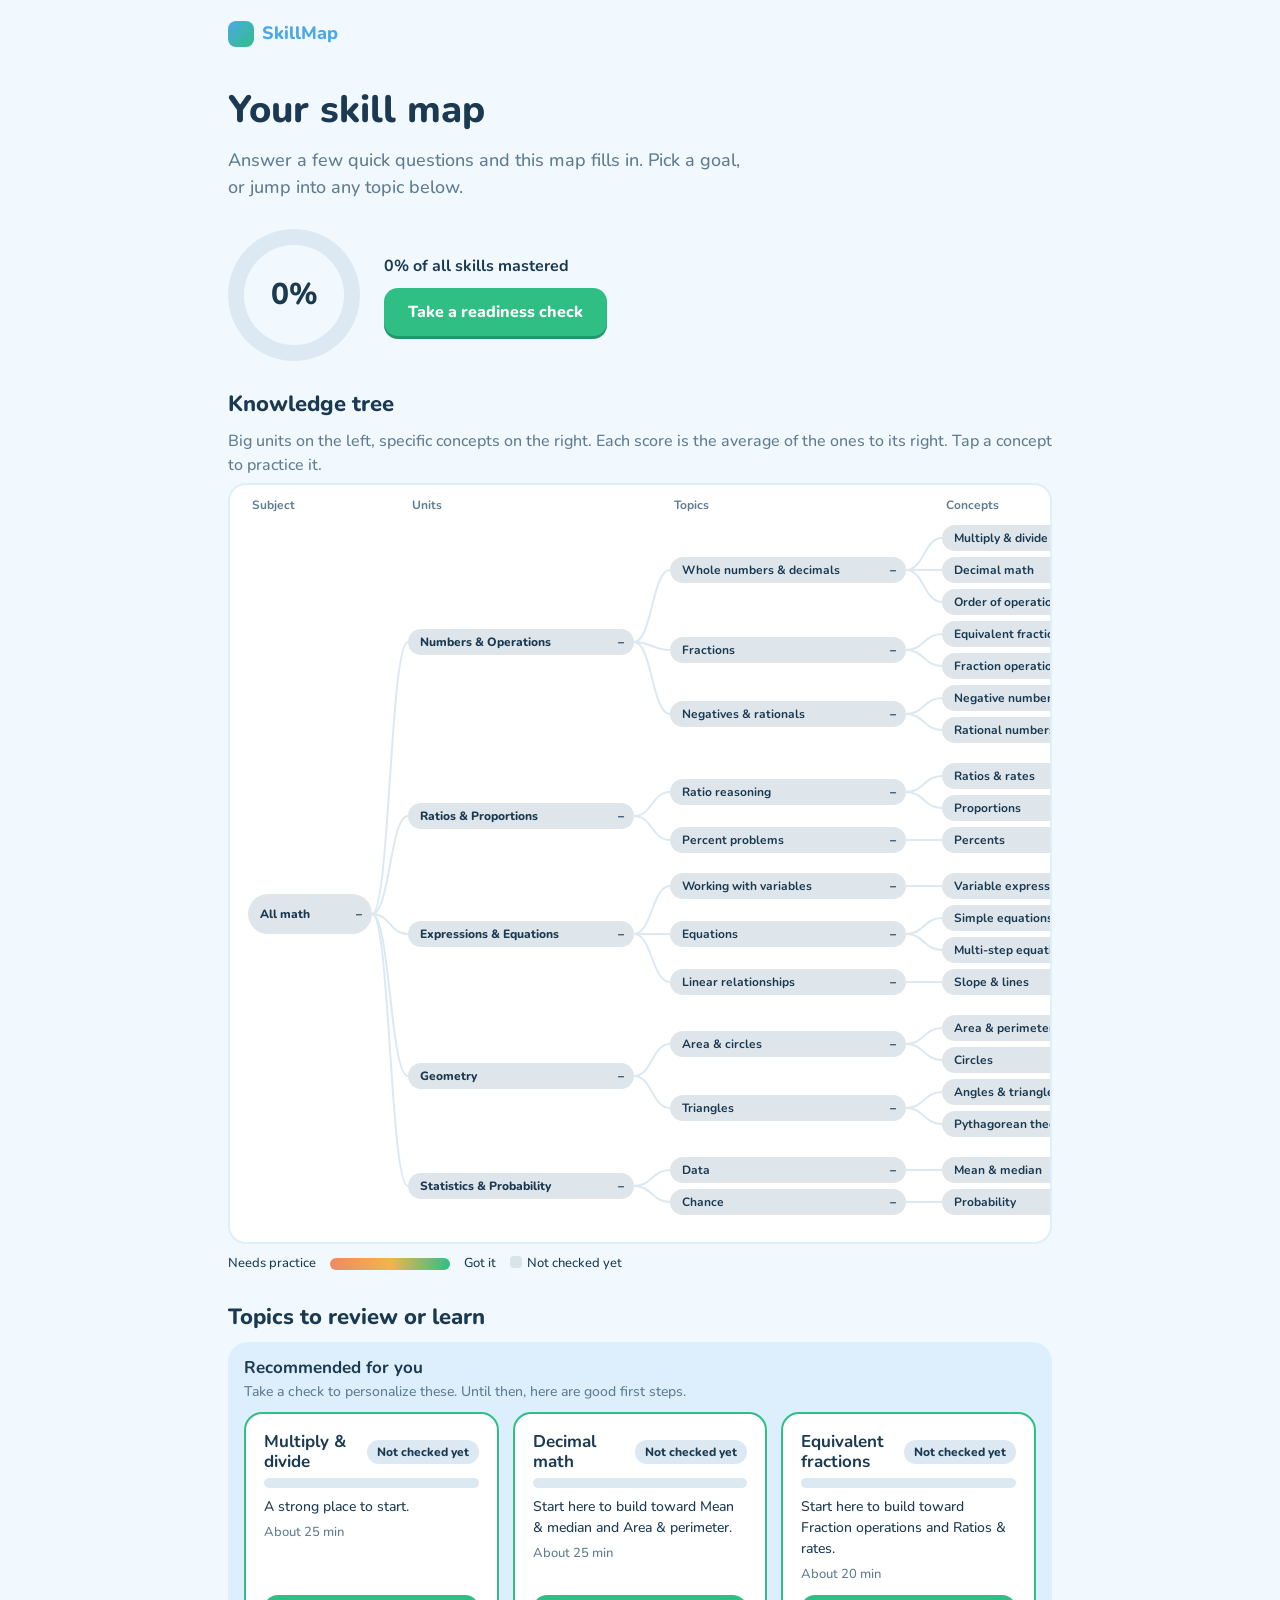
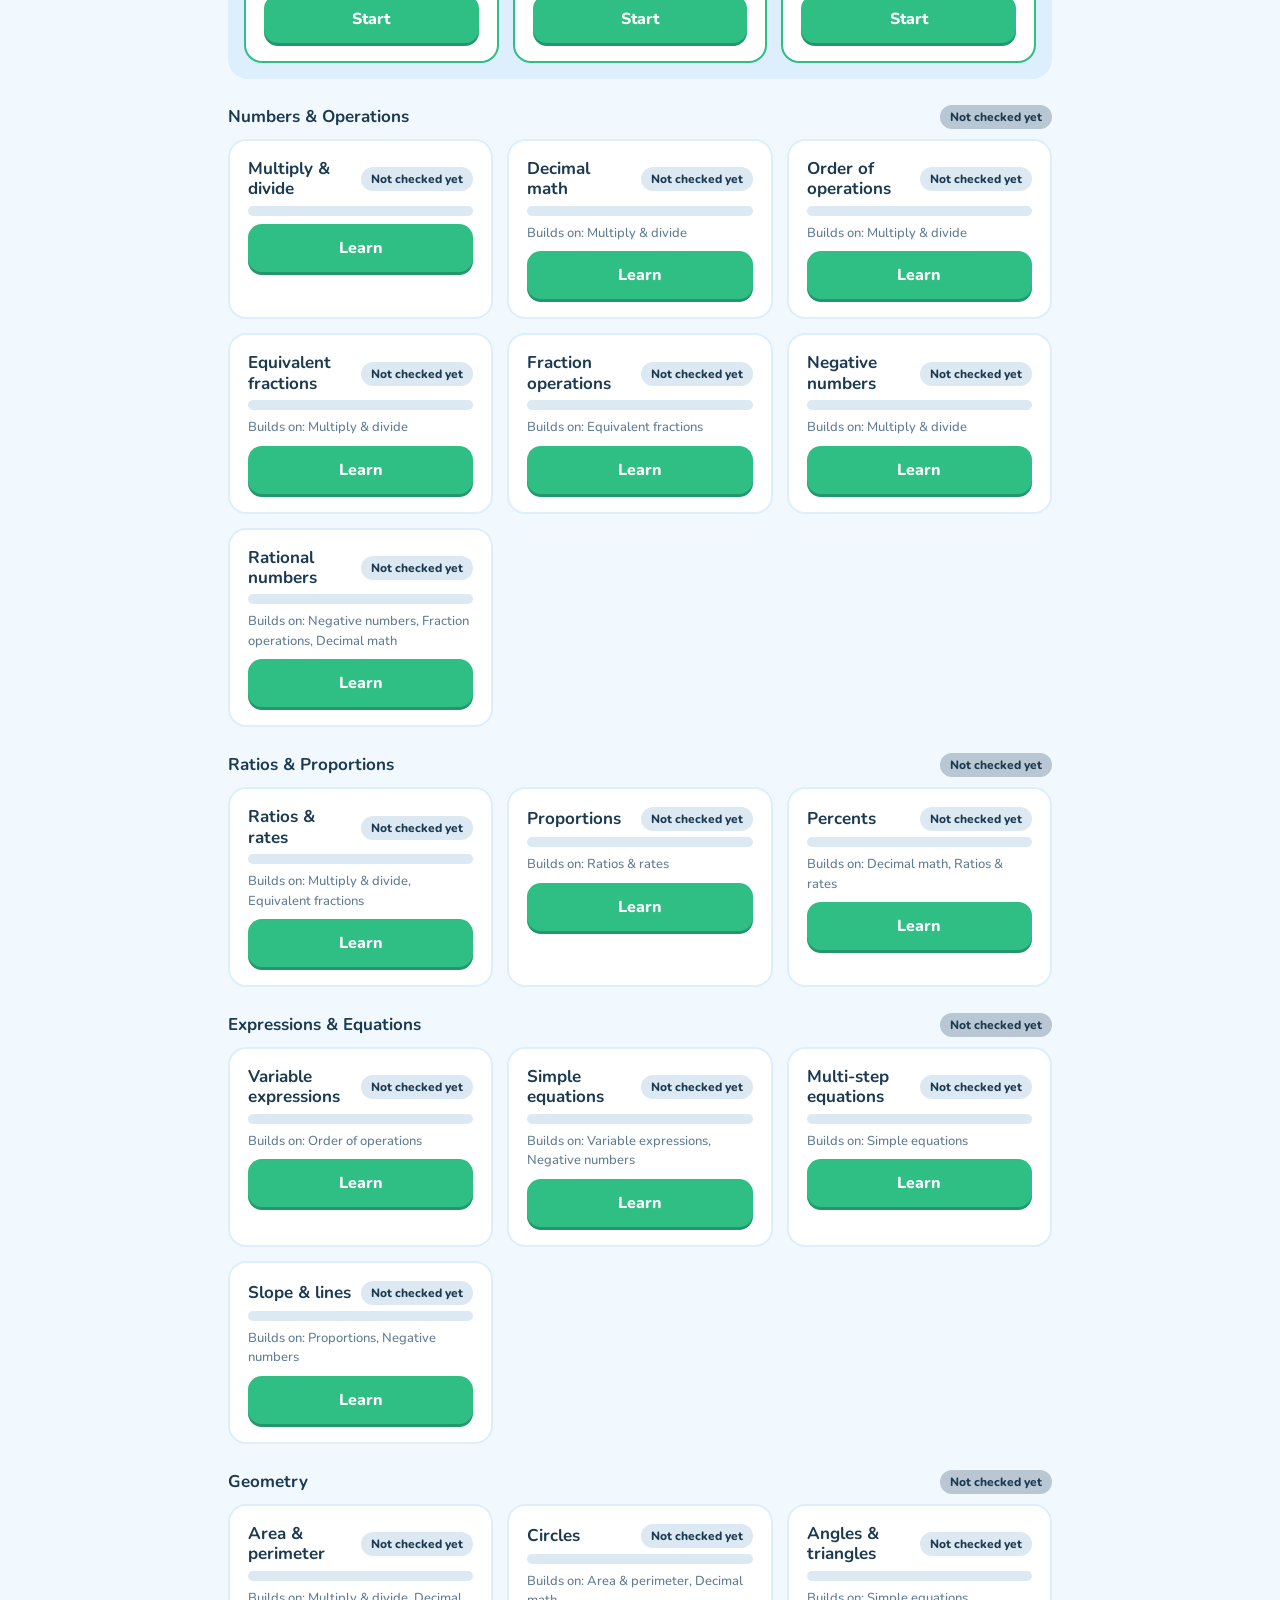
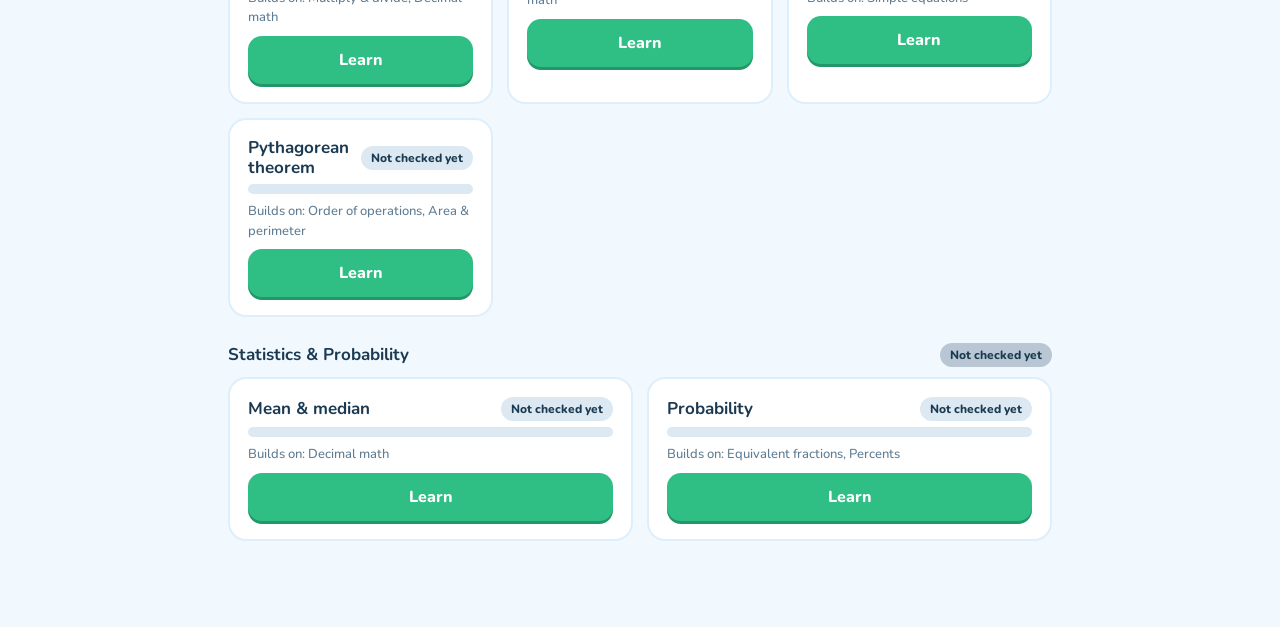
<file: frontend/index.html>
<!DOCTYPE html>
<html lang="en"><head><meta charset="utf-8">
<meta name="viewport" content="width=device-width, initial-scale=1, viewport-fit=cover">
<title>SkillMap – Find your math starting point</title>
<link href="https://fonts.googleapis.com/css2?family=Nunito:wght@500;700;800&display=swap" rel="stylesheet">
<link rel="stylesheet" href="css/styles.css">
</head><body><main id="app"></main>
<script src="js/knowledge-graph.js"></script>
<script src="js/curriculum-tree.js"></script>
<script src="js/question-bank.js"></script>
<script src="js/assessment.js"></script>
<script src="js/mastery.js"></script>
<script src="js/store.js"></script>
<script src="js/planner.js"></script>
<script src="js/ui.js"></script>
</body></html>
</file>
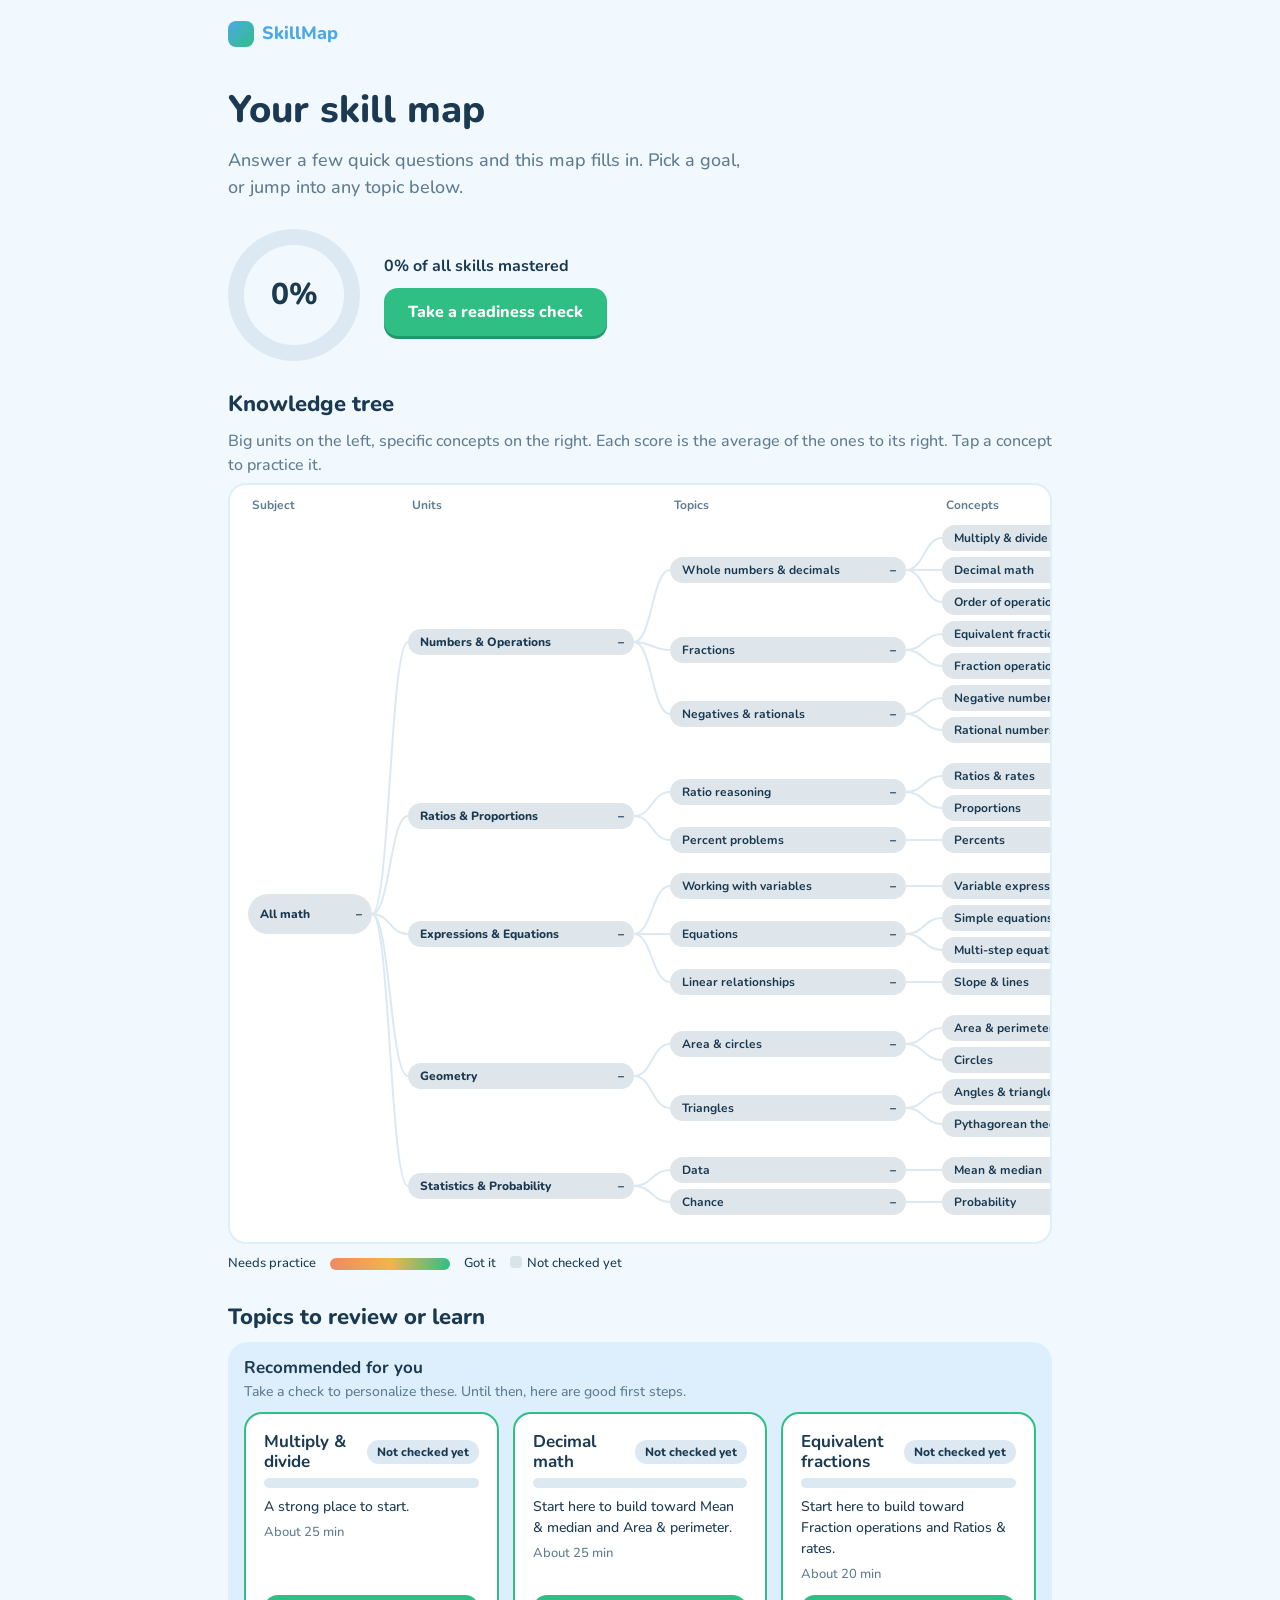
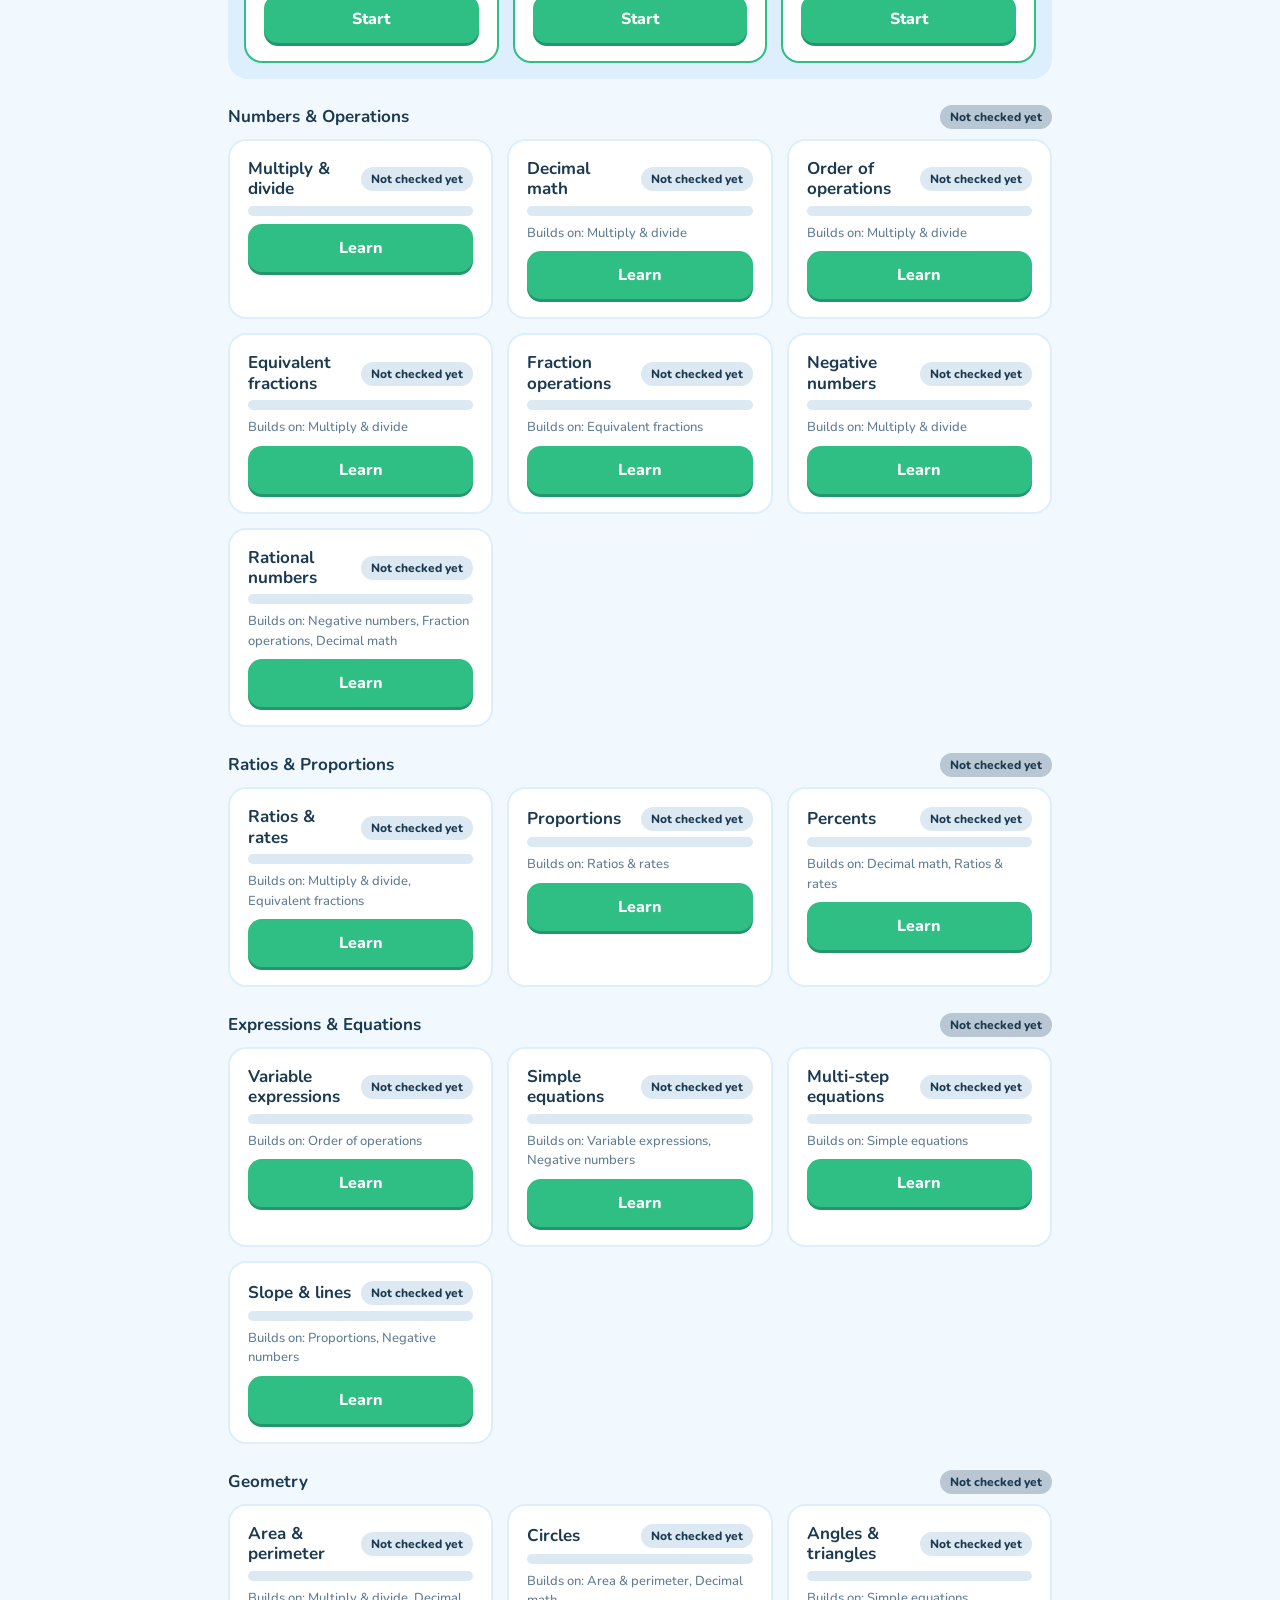
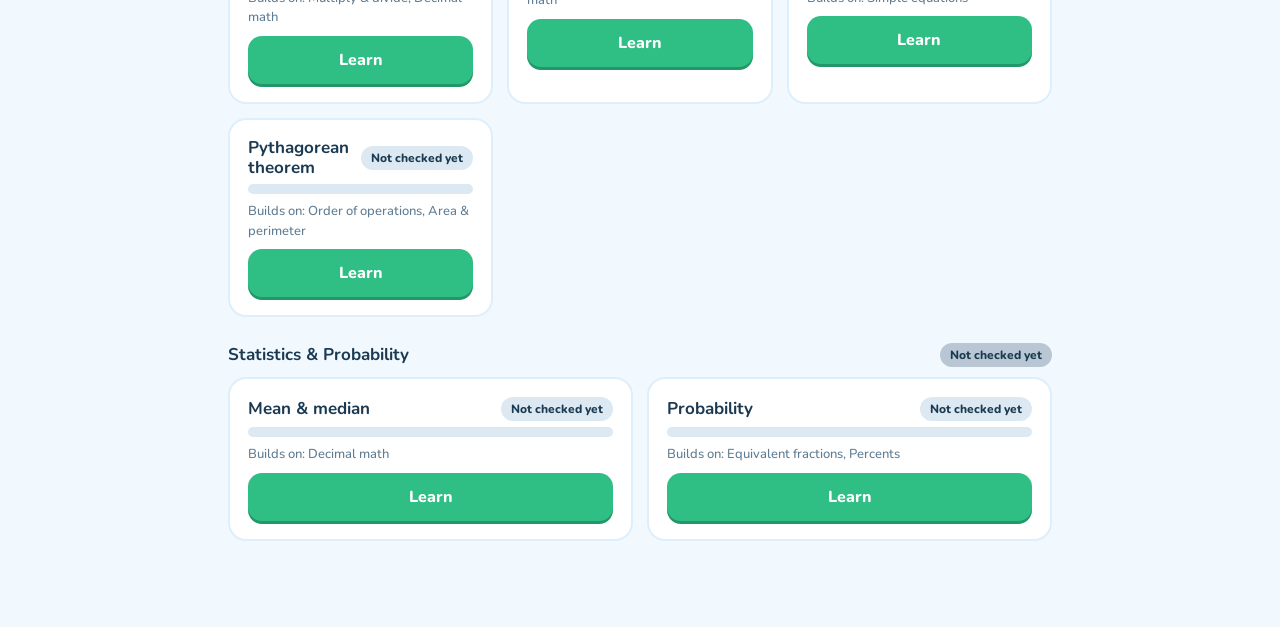
<file: frontend/skillmap.html>
<!DOCTYPE html>
<html lang="en"><head><meta charset="utf-8">
<meta name="viewport" content="width=device-width, initial-scale=1, viewport-fit=cover">
<title>SkillMap – Find your math starting point</title>
<link href="https://fonts.googleapis.com/css2?family=Nunito:wght@500;700;800&display=swap" rel="stylesheet">
<style>
:root{box-sizing:border-box;padding-top:env(safe-area-inset-top,0px);padding-bottom:env(safe-area-inset-bottom,0px);
--bg:#F2F9FE;--card:#fff;--tx:#1B3A52;--mu:#5F7C92;--bl:#4DA8E8;--bll:#DDEFFC;--gr:#2FBF84;--grl:#DFF6EC;--am:#F2B44D;--aml:#FFF1D6;--co:#EE8A63;--col:#FDE6DC;--tr:#DCE9F2;--un:#B8C7D3}
@media(prefers-color-scheme:dark){:root:not([data-theme="light"]){--bg:#0E1C29;--card:#16293A;--tx:#E6F1F8;--mu:#9DB6C8;--bll:#1D3A52;--grl:#153A30;--aml:#4A3A18;--col:#4A2A1F;--tr:#2A4256;--un:#4C6479}}
:root[data-theme="dark"]{--bg:#0E1C29;--card:#16293A;--tx:#E6F1F8;--mu:#9DB6C8;--bll:#1D3A52;--grl:#153A30;--aml:#4A3A18;--col:#4A2A1F;--tr:#2A4256;--un:#4C6479}
html{scroll-padding-top:env(safe-area-inset-top,0px)}
*,*:before,*:after{box-sizing:inherit}
body{margin:0;background:var(--bg);color:var(--tx);font:500 16px/1.5 Nunito,system-ui,-apple-system,"Segoe UI",sans-serif}
main{max-width:860px;margin:0 auto;padding:20px 18px 60px}
h1,h2,h3{margin:0;line-height:1.2}h1{font-size:clamp(30px,6vw,46px);font-weight:800}h2{font-size:22px;font-weight:800;margin:30px 0 12px}h3{font-size:17px;font-weight:700}
p{margin:.4em 0}.mu{color:var(--mu)}
.brand{font-weight:800;color:var(--bl);font-size:18px;display:flex;gap:8px;align-items:center;margin-bottom:26px}
.logo{width:26px;height:26px;border-radius:8px;background:linear-gradient(135deg,var(--bl),var(--gr))}
.btn{border:0;border-radius:14px;padding:13px 24px;font:800 16px Nunito,system-ui,sans-serif;background:var(--gr);color:#fff;cursor:pointer;box-shadow:0 3px 0 #23966a}
.btn:disabled{opacity:.4;cursor:default}.btn.alt{background:var(--bll);color:var(--tx);box-shadow:0 3px 0 var(--tr)}
.btn:focus-visible,.opt:focus-visible,.goal:focus-visible,.link:focus-visible{outline:3px solid var(--bl);outline-offset:2px}
.link{background:none;border:0;color:var(--mu);font:600 14px Nunito,sans-serif;text-decoration:underline;cursor:pointer;padding:8px}
.hero{padding:30px 0}.hero p{font-size:18px;max-width:520px;margin:14px 0 24px}
.steps{display:flex;gap:10px;flex-wrap:wrap;margin-bottom:26px}
.steps span{background:var(--card);border-radius:99px;padding:6px 14px;font-size:14px;font-weight:700;border:2px solid var(--bll)}
.grid{display:grid;grid-template-columns:repeat(auto-fit,minmax(230px,1fr));gap:14px;margin-top:18px}
.card{background:var(--card);border-radius:18px;padding:18px;border:2px solid var(--bll)}
.goal{text-align:left;cursor:pointer;font:inherit;color:inherit;border:2px solid var(--bll);background:var(--card);border-radius:18px;padding:18px}
.goal:hover{border-color:var(--bl)}.goal b{display:block;font-size:19px;margin-bottom:4px}.goal small{color:var(--mu)}
.bar{height:10px;border-radius:9px;background:var(--tr);overflow:hidden}.bar i{display:block;height:100%;border-radius:9px;background:var(--bl)}
.chip{display:inline-block;background:var(--grl);color:var(--tx);border-radius:99px;padding:6px 14px;margin:0 8px 8px 0;font-weight:700;font-size:14px;border:2px solid var(--gr)}
.q{font-size:clamp(20px,4vw,26px);font-weight:800;margin:14px 0 20px}
.tag{display:inline-block;background:var(--bll);border-radius:99px;padding:4px 12px;font-size:13px;font-weight:700}
.opt{display:block;width:100%;text-align:left;margin-bottom:10px;padding:14px 16px;border-radius:14px;border:2px solid var(--tr);background:var(--card);color:var(--tx);font:700 17px Nunito,sans-serif;cursor:pointer}
.opt.on{border-color:var(--bl);background:var(--bll)}
.spin{width:54px;height:54px;border-radius:50%;border:6px solid var(--bll);border-top-color:var(--gr);animation:s 1s linear infinite;margin:70px auto 20px}
@keyframes s{to{transform:rotate(360deg)}}@media(prefers-reduced-motion:reduce){.spin{animation-duration:4s}}
.rep{display:flex;gap:24px;align-items:center;flex-wrap:wrap}
.ring{width:132px;height:132px;border-radius:50%;display:grid;place-items:center;flex:none}
.ring div{width:100px;height:100px;border-radius:50%;background:var(--bg);display:grid;place-items:center;font-size:30px;font-weight:800}
.row{display:flex;justify-content:space-between;gap:10px;align-items:center;margin-bottom:6px}
.pill{font-size:12px;font-weight:800;border-radius:99px;padding:3px 10px;white-space:nowrap}
.mastered{background:var(--grl)}.developing{background:var(--aml)}.gap{background:var(--col)}.unknown{background:var(--tr)}
.step{display:flex;gap:14px;margin-bottom:12px}.num{flex:none;width:34px;height:34px;border-radius:50%;display:grid;place-items:center;font-weight:800;background:var(--bll)}
.step.now .num{background:var(--gr);color:#fff}
.map{overflow-x:auto;background:var(--card);border-radius:18px;border:2px solid var(--bll);padding:10px}
.map text{font:700 12px Nunito,system-ui,sans-serif;fill:var(--tx)}.map text.b{font-weight:800}.map text.colh{fill:var(--mu);font-size:12px}
.map .leaf{cursor:pointer}.map .leaf:hover rect,.map .leaf:focus rect{stroke:var(--bl);stroke-width:3}.map .leaf:focus{outline:none}
.gbar{display:inline-block;width:120px;height:12px;border-radius:6px;background:linear-gradient(90deg,#EE8A63,#F2B44D,#2FBF84)}.leg{align-items:center}
.leg{display:flex;gap:14px;flex-wrap:wrap;font-size:13px;margin-top:10px}.leg i{display:inline-block;width:12px;height:12px;border-radius:4px;margin-right:5px;vertical-align:-1px}
.bar-top{height:8px;margin-bottom:6px}
.unit{margin-bottom:26px}
.rec-row{background:var(--bll);border-radius:20px;padding:16px}
.card.rec{border-color:var(--gr);display:flex;flex-direction:column}.card.rec .btn{margin-top:auto}
</style></head><body><main id="app"></main>
<script>
/* ============ 1. KNOWLEDGE GRAPH: skills + prerequisites ============ */
const KG=(()=>{
  const S={};
  // id, short name, grade, prerequisites, what to learn, minutes
  [["mult_div","Multiply & divide",5,[],"Multi-digit multiplication and long division.",25],
   ["frac_basic","Equivalent fractions",5,["mult_div"],"Match and simplify fractions using common factors.",20],
   ["dec_ops","Decimal math",6,["mult_div"],"Line up place values to add, subtract, multiply decimals.",25],
   ["exp_expr","Order of operations",6,["mult_div"],"Exponents first, then multiply/divide, then add/subtract.",20],
   ["int_ops","Negative numbers",7,["mult_div"],"Use a number line and sign rules to add, subtract, multiply.",30],
   ["frac_ops","Fraction operations",6,["frac_basic"],"Common denominators for adding; multiply across; flip to divide.",30],
   ["ratio","Ratios & rates",6,["mult_div","frac_basic"],"Compare quantities and find unit rates like miles per hour.",25],
   ["eval_expr","Variable expressions",6,["exp_expr"],"Swap a letter for a number, then follow the order of operations.",20],
   ["stats","Mean & median",6,["dec_ops"],"Find the average and the middle value of a data set.",20],
   ["area_perim","Area & perimeter",6,["mult_div","dec_ops"],"Use formulas for rectangles and triangles.",25],
   ["percent","Percents",6,["dec_ops","ratio"],"Turn a percent into a decimal, then multiply.",25],
   ["prop","Proportions",7,["ratio"],"Set two equal ratios and solve for the missing value.",25],
   ["rat_ops","Rational numbers",7,["int_ops","frac_ops","dec_ops"],"Combine sign rules with fraction and decimal skills.",30],
   ["one_step_eq","Simple equations",7,["eval_expr","int_ops"],"Undo the operation on both sides to isolate x.",25],
   ["circle","Circles",7,["area_perim","dec_ops"],"Circumference = 2πr, area = πr².",25],
   ["two_step","Multi-step equations",8,["one_step_eq"],"Undo add/subtract first, then multiply/divide; distribute.",30],
   ["angles","Angles & triangles",7,["one_step_eq"],"Triangles add to 180°, straight lines to 180°.",20],
   ["prob","Probability",7,["frac_basic","percent"],"Favorable outcomes ÷ total outcomes.",25],
   ["slope","Slope & lines",8,["prop","int_ops"],"Rise over run, and y = mx + b.",30],
   ["pyth","Pythagorean theorem",8,["exp_expr","area_perim"],"a² + b² = c² for right triangles.",25]
  ].forEach(([id,name,grade,pre,learn,min])=>S[id]={id,name,grade,pre,learn,min});
  const depth=id=>S[id].depth??=S[id].pre.length?1+Math.max(...S[id].pre.map(depth)):0;
  Object.keys(S).forEach(depth);
  const ancestors=(id,seen=new Set())=>{S[id].pre.forEach(p=>{if(!seen.has(p)){seen.add(p);ancestors(p,seen)}});return seen};
  const dependents=id=>Object.values(S).filter(s=>s.pre.includes(id)).map(s=>s.id);
  return{S,depth,ancestors,dependents};
})();

/* ============ 1b. CURRICULUM TREE: broad units -> topics -> individual concepts (leaves are KG skill ids) ============ */
const Tree=(()=>{
  const ROOT={id:"math",name:"All math",children:[
    {id:"u_num",name:"Numbers & Operations",children:[
      {id:"t_whole",name:"Whole numbers & decimals",children:["mult_div","dec_ops","exp_expr"]},
      {id:"t_frac",name:"Fractions",children:["frac_basic","frac_ops"]},
      {id:"t_neg",name:"Negatives & rationals",children:["int_ops","rat_ops"]}]},
    {id:"u_ratio",name:"Ratios & Proportions",children:[
      {id:"t_rates",name:"Ratio reasoning",children:["ratio","prop"]},
      {id:"t_pct",name:"Percent problems",children:["percent"]}]},
    {id:"u_alg",name:"Expressions & Equations",children:[
      {id:"t_expr",name:"Working with variables",children:["eval_expr"]},
      {id:"t_eq",name:"Equations",children:["one_step_eq","two_step"]},
      {id:"t_lin",name:"Linear relationships",children:["slope"]}]},
    {id:"u_geo",name:"Geometry",children:[
      {id:"t_area",name:"Area & circles",children:["area_perim","circle"]},
      {id:"t_tri",name:"Triangles",children:["angles","pyth"]}]},
    {id:"u_stat",name:"Statistics & Probability",children:[
      {id:"t_data",name:"Data",children:["stats"]},
      {id:"t_chance",name:"Chance",children:["prob"]}]}]};
  // Score of a node = average of its children's scores (leaf = mastery estimate). Unchecked children are skipped.
  const score=(n,est)=>{
    if(typeof n==="string")return est[n]?{p:est[n].p,checked:1,total:1}:{p:null,checked:0,total:1};
    const kids=n.children.map(c=>score(c,est)),known=kids.filter(k=>k.p!=null);
    return{p:known.length?known.reduce((s,k)=>s+k.p,0)/known.length:null,
      checked:kids.reduce((s,k)=>s+k.checked,0),total:kids.reduce((s,k)=>s+k.total,0)};
  };
  const leaves=n=>typeof n==="string"?[n]:n.children.flatMap(leaves);
  return{ROOT,score,leaves};
})();

/* Continuous color scale: coral (weak) -> amber -> green (strong). Scores live roughly in 0.2–0.8, so stretch that range. */
const grad=p=>{
  if(p==null)return"var(--un)";
  const t=Math.max(0,Math.min(1,(p-.2)/.6))*2,i=Math.min(1,Math.floor(t)),f=t-i;
  const S=[[238,138,99],[242,180,77],[47,191,132]],a=S[i],b=S[i+1];
  return`rgb(${a.map((v,k)=>Math.round(v+(b[k]-v)*f)).join(",")})`;
};

/* ============ 2. QUESTION BANK: every question maps to a skill.
   Format: [question, correct answer, distractor, distractor, distractor]. Options are shuffled when shown.
   Distractors are built from common mistakes. 6 questions per skill; quizzes draw from them at random. ============ */
const QB={
 mult_div:[
  ["3,406 × 47 = ?","160,082","159,082","37,466","160,182"],
  ["25,872 ÷ 48 = ?","539","529","549","5,390"],
  ["A school orders 36 boxes of 144 pencils. How many pencils is that?","5,184","5,084","4,896","1,440"],
  ["9,375 ÷ 25 = ?","375","37.5","3,750","385"],
  ["A theater has 28 rows of 36 seats. 850 tickets are sold. How many seats are empty?","158","168","148","1,008"],
  ["What is the remainder when 1,000 is divided by 37?","1","3","10","27"]],
 frac_basic:[
  ["Which fraction is NOT equal to 2/3?","16/27","14/21","18/27","20/30"],
  ["Write 84/126 in simplest form.","2/3","42/63","3/4","6/7"],
  ["Which fraction is the greatest?","2/3","5/8","7/12","3/5"],
  ["3/7 = ?/56","24","21","27","8"],
  ["Which fraction is between 1/3 and 1/2?","5/12","3/10","7/12","1/4"],
  ["Write 2 3/8 as an improper fraction.","19/8","23/8","16/8","6/8"]],
 dec_ops:[
  ["7.25 × 0.4 = ?","2.9","29","0.29","2.8"],
  ["15.3 − 8.76 = ?","6.54","7.54","6.64","7.43"],
  ["4.2 ÷ 0.06 = ?","70","7","0.7","700"],
  ["0.35 × 2.4 = ?","0.84","8.4","0.084","0.74"],
  ["Maya buys 3 notebooks at $2.85 each and a pen for $1.49. She pays with $20. How much change does she get?","$9.96","$10.04","$9.66","$10.96"],
  ["18.9 ÷ 4.5 = ?","4.2","0.42","42","4.02"]],
 exp_expr:[
  ["18 − 2 × (3 + 1)² = ?","−14","256","2","10"],
  ["2⁴ × 3² = ?","144","72","48","36"],
  ["(12 + 8) ÷ 4 × 5 − 3² = ?","16","−8","34","4"],
  ["5 + 3 × 2³ − 6 ÷ 2 = ?","26","29","11.5","61"],
  ["4³ − 2⁵ = ?","32","2","16","−32"],
  ["3 × [20 − (4 + 2)² ÷ 4] = ?","33","51","27","60"]],
 int_ops:[
  ["−12 − (−5) + 3 = ?","−4","−20","−10","4"],
  ["(−3)³ = ?","−27","27","−9","9"],
  ["−48 ÷ (−6) × (−2) = ?","−16","16","−4","4"],
  ["It is −8°F at 6 a.m. By noon it rises 15°, then it falls 11° by midnight. What is the temperature at midnight?","−4°F","4°F","−12°F","−34°F"],
  ["|−9| − |4 − 11| = ?","2","−16","16","−2"],
  ["(−2)⁴ − (−2)³ = ?","24","8","−24","0"]],
 frac_ops:[
  ["3 1/2 − 1 5/6 = ?","1 2/3","2 2/3","1 1/3","2 1/3"],
  ["2 2/3 × 1 1/2 = ?","4","2 1/3","3 1/3","2"],
  ["4/5 ÷ 2/15 = ?","6","8/75","1/6","3"],
  ["A recipe needs 3/4 cup of sugar per batch. How many batches can you make with 6 cups?","8","4 1/2","6 3/4","7"],
  ["5/6 − 3/8 = ?","11/24","2/14","1/12","13/24"],
  ["1 3/4 + 2 5/6 = ?","4 7/12","3 8/10","4 1/12","3 7/12"]],
 ratio:[
  ["Store A sells 12 oz for $3.60. Store B sells 20 oz for $5.40. Which is the better deal per ounce?","Store B, by 3¢ per ounce","Store A, by 3¢ per ounce","Store B, by 30¢ per ounce","They cost the same"],
  ["The ratio of red to blue marbles is 3:5. There are 40 marbles. How many are red?","15","24","8","25"],
  ["A printer prints 45 pages in 2.5 minutes. How many pages per minute is that?","18","112.5","22.5","20"],
  ["Paint is mixed 2 parts blue to 7 parts white. How many liters of blue are in 36 liters of paint?","8","28","7","10"],
  ["The ratio of boys to girls is 4:5. There are 45 girls. How many students are there in all?","81","36","101","72"],
  ["A car uses 12 gallons to drive 348 miles. How many miles per gallon is that?","29","28","31","4,176"]],
 eval_expr:[
  ["If x = −3, what is 2x² − 5x + 1?","34","4","52","−2"],
  ["If a = 4 and b = −2, what is (a − b)² ÷ 3?","12","4/3","20/3","4"],
  ["Which expression is equal to 3(2x − 4) + 5x?","11x − 12","11x − 4","6x − 7","11x + 12"],
  ["A phone plan costs $25 plus $0.10 per text. What is the cost for 340 texts?","$59","$34","$25.34","$340"],
  ["If n = 5, what is 4n − (n + 7) ÷ 3?","16","8/3","4","13"],
  ["Simplify 7y − 3(y − 2).","4y + 6","4y − 6","4y − 2","10y + 6"]],
 stats:[
  ["The mean of 5 test scores is 84. Four of the scores are 80, 90, 78, and 85. What is the fifth score?","87","84","83","90"],
  ["What is the median of 12, 7, 19, 3, 15, 10?","11","10","12","19"],
  ["What is the range of 14, −3, 8, 22, 0?","25","22","19","17"],
  ["Data: 4, 6, 6, 7, 9, 10, 30. Which value best describes a typical number in this set?","The median, 7","The mean, about 10.3","The mode, 6","The range, 26"],
  ["What is the mode of 3, 5, 5, 8, 8, 8, 9, 10?","8","5","7","10"],
  ["The mean of 6 numbers is 15. If the number 30 is removed, what is the mean of the rest?","12","15","10","13"]],
 area_perim:[
  ["A rectangle has a perimeter of 46 cm and a length of 15 cm. What is its area?","120 cm²","690 cm²","240 cm²","61 cm²"],
  ["A trapezoid has bases 8 m and 14 m and a height of 5 m. What is its area?","55 m²","110 m²","560 m²","27 m²"],
  ["A 10 m × 8 m rectangle has a 4 m × 3 m corner cut out. What is the area of the shape left?","68 m²","80 m²","92 m²","36 m²"],
  ["A square has an area of 81 m². What is its perimeter?","36 m","81 m","18 m","324 m"],
  ["A triangle has an area of 42 cm² and a base of 12 cm. What is its height?","7 cm","3.5 cm","14 cm","504 cm"],
  ["A parallelogram has a base of 9.5 cm and a height of 4 cm. What is its area?","38 cm²","27 cm²","19 cm²","13.5 cm²"]],
 percent:[
  ["An $80 shirt is 25% off, then 8% sales tax is added. What is the total?","$64.80","$66.40","$86.40","$65.00"],
  ["18 is what percent of 72?","25%","400%","18%","54%"],
  ["A price rises from $40 to $52. What is the percent increase?","30%","12%","23%","130%"],
  ["35% of what number is 49?","140","17.15","84","71.4"],
  ["After a 20% discount, a game costs $36. What was the original price?","$45","$43.20","$30","$56"],
  ["In a class of 30, 40% walk to school, 1/3 ride the bus, and the rest are driven. How many are driven?","8","18","12","10"]],
 prop:[
  ["On a map, 2 cm = 15 km. Two towns are 9 cm apart on the map. How far apart are they really?","67.5 km","135 km","60 km","30 km"],
  ["Solve: x/12 = 15/20","9","16","25","23"],
  ["4.5 lb of apples cost $6.30. How much do 7 lb cost at the same rate?","$9.80","$10.50","$8.40","$8.80"],
  ["y is proportional to x, and y = 14 when x = 4. What is y when x = 10?","35","20","28","40"],
  ["Solve: (x + 2)/5 = 12/10","4","6","10","3.6"],
  ["A recipe for 6 servings uses 2 1/4 cups of flour. How much flour is needed for 10 servings?","3 3/4 cups","4 1/4 cups","3 1/2 cups","6 1/4 cups"]],
 rat_ops:[
  ["−2/3 × 9/4 = ?","−3/2","3/2","−8/27","−11/7"],
  ["−3.5 + 1.25 − (−0.75) = ?","−1.5","−3","1.5","−5.5"],
  ["(−1/2)³ = ?","−1/8","1/8","−3/2","−1/6"],
  ["−4.8 ÷ (−0.6) = ?","8","−8","0.8","80"],
  ["−5/6 + 3/4 = ?","−1/12","1/12","−19/12","−1/5"],
  ["A diver at −12.4 m rises 5.75 m, then goes down 3.2 m. Where is the diver now?","−9.85 m","−14.95 m","−6.65 m","−21.35 m"]],
 one_step_eq:[
  ["Solve: −7x = 56","−8","8","49","−49"],
  ["Solve: x ÷ (−4) = 9","−36","36","−9/4","5"],
  ["Solve: x − 3.8 = −6.1","−2.3","−9.9","2.3","9.9"],
  ["Solve: (2/3)x = 18","27","12","36","54"],
  ["After spending $14.75, Jamie has $32.60 left. How much did Jamie start with?","$47.35","$17.85","$46.35","$37.35"],
  ["Solve: −15 = y + 22","−37","7","−7","37"]],
 circle:[
  ["A circle's circumference is 50.24 cm. What is its radius? (π ≈ 3.14)","8 cm","16 cm","4 cm","25.12 cm"],
  ["What is the area of a circle with a diameter of 12 m? (π ≈ 3.14)","113.04 m²","37.68 m²","452.16 m²","75.36 m²"],
  ["What is the area of a semicircle with a radius of 10 cm? (π ≈ 3.14)","157 cm²","314 cm²","31.4 cm²","78.5 cm²"],
  ["A wheel has a radius of 14 in. How far does it roll in 10 full turns? (π ≈ 3.14)","879.2 in","439.6 in","6,154.4 in","87.92 in"],
  ["A circle's area is 28.26 m². What is its radius? (π ≈ 3.14)","3 m","9 m","4.5 m","6 m"],
  ["The largest possible circle is cut from a 10 cm × 10 cm square. How much area is left over? (π ≈ 3.14)","21.5 cm²","78.5 cm²","68.6 cm²","5.35 cm²"]],
 two_step:[
  ["Solve: 5x + 7 = −18","−5","5","−11/5","11/5"],
  ["Solve: 4(2x − 3) = 3x + 13","5","3.2","−5","2"],
  ["Solve: x/3 − 4 = 5","27","3","17","9"],
  ["Solve: 3(x + 4) − 2x = 20","8","16","24","4"],
  ["A gym charges $30 to sign up plus $15 per month. Sam has paid $165 in total. How many months has Sam been a member?","9","11","13","7"],
  ["Solve: 0.5x − 2.5 = 1.5x + 4.5","−7","7","−3.5","3.5"]],
 angles:[
  ["A triangle's angles are x°, 2x°, and 3x°. What is the largest angle?","90°","30°","60°","120°"],
  ["Two angles are complementary. One is 4 times the other. What is the smaller angle?","18°","36°","22.5°","72°"],
  ["An isosceles triangle has a top (vertex) angle of 40°. What is each base angle?","70°","40°","140°","50°"],
  ["Two vertical angles measure (2x + 10)° and (3x − 25)°. What is x?","35","39","7","15"],
  ["A triangle's exterior angle is 115°. One of the two far (remote) interior angles is 48°. What is the other?","67°","65°","17°","163°"],
  ["What is the supplement of the complement of 35°?","125°","145°","55°","35°"]],
 prob:[
  ["You roll two dice. What is the chance the sum is 7?","1/6","7/36","1/12","7/12"],
  ["A bag has 4 red, 6 blue, and 2 green marbles. What is the chance of picking one that is NOT blue?","1/2","1/3","2/3","1/6"],
  ["A spinner has 5 equal sections. You spin it twice. What is the chance it lands on the same section both times?","1/5","1/25","2/5","1/10"],
  ["The chance of rain on any day is 0.35. About how many rainy days would you expect in 60 days?","21","35","25","39"],
  ["You draw 2 cards without putting the first back, from 3 red and 2 black cards. What is the chance both are red?","3/10","9/25","3/5","1/2"],
  ["You flip a coin 3 times. What is the chance of getting at least one head?","7/8","1/8","3/8","1/2"]],
 slope:[
  ["What is the slope of the line through (−2, 5) and (4, −7)?","−2","2","−1/2","−6"],
  ["Which is the equation of a line with slope 3 that crosses the y-axis at −4?","y = 3x − 4","y = −4x + 3","y = 3x + 4","y = x − 4"],
  ["Where does the line y = −(1/2)x + 6 cross the x-axis?","(12, 0)","(6, 0)","(0, 6)","(−12, 0)"],
  ["A taxi costs $3 plus $2.50 per mile. What does the slope of this line mean?","$2.50 per mile","$3 per mile","$5.50 per mile","A $3 starting fee"],
  ["Which line is the steepest?","y = −4x + 1","y = 3x − 2","y = (1/2)x + 5","y = 2x"],
  ["A line passes through (1, 3) and (5, 11). What is its y-intercept?","1","3","2","−1"]],
 pyth:[
  ["A right triangle has legs of 9 and 12. How long is the hypotenuse?","15","21","13","225"],
  ["A 13 ft ladder leans on a wall with its base 5 ft from the wall. How high up the wall does it reach?","12 ft","8 ft","18 ft","14 ft"],
  ["Is a triangle with sides 7, 24, and 25 a right triangle?","Yes, because 7² + 24² = 25²","No, because 7 + 24 ≠ 25","Yes, because 7 + 24 > 25","No, because 25² > 24²"],
  ["How far apart are the points (1, 2) and (7, 10)?","10","14","100","8"],
  ["A rectangle is 8 cm by 15 cm. How long is its diagonal?","17 cm","23 cm","13 cm","289 cm"],
  ["A right triangle has a hypotenuse of 10 and one leg of 6. What is its area?","24","30","48","60"]]
};
const GOALS=[
 {id:"g6",name:"Get ready for 6th grade math",desc:"Fractions, decimals, ratios, expressions",skills:["mult_div","frac_basic","dec_ops","frac_ops","ratio","exp_expr","eval_expr","percent","stats","area_perim"]},
 {id:"g7",name:"Master 7th grade math",desc:"Negatives, proportions, equations, geometry",skills:["int_ops","frac_ops","ratio","percent","prop","rat_ops","one_step_eq","area_perim","circle","angles","prob"]},
 {id:"g8",name:"Get ready for 8th grade & algebra",desc:"Equations, slope, Pythagorean theorem",skills:["exp_expr","int_ops","prop","eval_expr","one_step_eq","two_step","slope","pyth","area_perim"]}
];

/* ============ 3. ASSESSMENT: builds the quiz, logs right/wrong per skill ============ */
const Assessment={
  TOPIC_LEN:4, // questions in a single-topic quiz
  start(goal){ // one random question per skill, easiest skills first
    const skills=[...goal.skills].sort((a,b)=>KG.S[a].depth-KG.S[b].depth);
    return{mode:"goal",goal,queue:skills.map(s=>this.make(s)),i:0,log:[],used:{}};
  },
  startTopic(id){
    const idx=this.shuffle([...QB[id].keys()]).slice(0,this.TOPIC_LEN);
    return{mode:"topic",topic:id,queue:idx.map(k=>this.make(id,k)),i:0,log:[],used:{}};
  },
  shuffle:a=>{for(let i=a.length-1;i>0;i--){const j=Math.floor(Math.random()*(i+1));[a[i],a[j]]=[a[j],a[i]]}return a},
  make(skill,k,follow=false){
    k??=Math.floor(Math.random()*QB[skill].length);
    const[q,right,...wrong]=QB[skill][k];
    return{skill,k,follow,q,opts:this.shuffle([{t:right,ok:true},...wrong.map(t=>({t,ok:false}))])};
  },
  current:r=>r.queue[r.i],
  // idx = chosen option, or -1 for "haven't learned this yet". Returns true when finished.
  answer(r,idx){
    const q=r.queue[r.i],ok=idx>=0&&q.opts[idx].ok;
    r.log.push({skill:q.skill,ok});
    if(!ok&&r.mode==="goal"&&!q.follow){ // confirm a miss with a different question on the same skill
      const others=[...QB[q.skill].keys()].filter(k=>k!==q.k);
      r.queue.push(this.make(q.skill,others[Math.floor(Math.random()*others.length)],true));
    }
    return ++r.i>=r.queue.length;
  }
};

/* ============ 4. MASTERY: estimate per skill from the answer log ============ */
const Mastery={
  T:{mastered:.6,developing:.4},
  compute(log,goal){
    const ev={},est={};
    log.forEach(l=>(ev[l.skill]??=[]).push(l.ok));
    for(const k in ev)est[k]={p:(ev[k].filter(Boolean).length+1)/(ev[k].length+2),tested:true}; // smoothed accuracy
    // Knowing a skill implies its prerequisites are (probably) known
    Object.keys(ev).forEach(k=>{if(est[k].p>=this.T.mastered)KG.ancestors(k).forEach(a=>{est[a]??={p:.65,inferred:true}})});
    const readiness=goal.skills.reduce((s,k)=>s+(est[k]?.p??0),0)/goal.skills.length;
    return{est,readiness};
  },
  status(e){return!e?"unknown":e.p>=this.T.mastered?"mastered":e.p>=this.T.developing?"developing":"gap"}
};

/* ============ 4b. STORE: remembers mastery across quizzes, per browser ============ */
const Store={
  K:"skillmap_mastery_v1",
  load(){try{return JSON.parse(localStorage.getItem(this.K)||"{}")}catch(e){return{}}},
  merge(est){const m={...this.load(),...est};try{localStorage.setItem(this.K,JSON.stringify(m))}catch(e){}return m}
};

/* ============ 5. PLANNER: gaps + missing prerequisites -> ordered learning path ============ */
const Planner={
  build(est,goal){
    const st=id=>Mastery.status(est[id]);
    const weak=Object.keys(est).filter(id=>["gap","developing"].includes(st(id)));
    const need=new Set(weak);
    weak.forEach(w=>KG.ancestors(w).forEach(a=>{if(st(a)!=="mastered")need.add(a)})); // missing prerequisites
    return[...need].map(id=>({id,status:st(id),ready:KG.S[id].pre.every(p=>st(p)==="mastered"),
        unlocks:KG.dependents(id).filter(d=>need.has(d)||goal.skills.includes(d))}))
      .sort((a,b)=>KG.S[a.id].depth-KG.S[b.id].depth||b.unlocks.length-a.unlocks.length);
  },
  // Best next topics overall: not yet mastered, prerequisites in place, weak skills before unchecked ones,
  // foundations before advanced, and skills that unlock more before those that unlock less.
  recommend(est,n=3){
    const st=id=>Mastery.status(est[id]);
    return Object.keys(KG.S).filter(id=>st(id)!=="mastered").map(id=>{
      const s=KG.S[id],missing=s.pre.filter(p=>st(p)!=="mastered"),status=st(id),ready=!missing.length;
      const reason=!ready?`Start here to build toward ${KG.dependents(id).map(nm).slice(0,2).join(" and ")||"the next unit"}.`
        :status==="developing"?"You're close on this one. A little practice will lock it in."
        :status==="gap"?"This tripped you up before, and you now have the building blocks for it."
        :s.pre.length?`You know ${s.pre.map(nm).join(" and ")}, so you're ready for this.`:"A strong place to start.";
      return{id,ready,status,reason,key:[ready?0:1,["gap","developing"].includes(status)?0:1,s.depth,-KG.dependents(id).length]};
    }).sort((a,b)=>{for(let i=0;i<a.key.length;i++)if(a.key[i]!==b.key[i])return a.key[i]-b.key[i];return 0}).slice(0,n);
  }
};

/* ============ 6. UI ============ */
const LBL={mastered:"Got it!",developing:"Almost there",gap:"Needs practice",unknown:"Not checked yet"};
const COL={mastered:"var(--gr)",developing:"var(--am)",gap:"var(--co)",unknown:"var(--un)"};
const nm=id=>KG.S[id].name,$=id=>document.getElementById(id);
const UI={
  st:{screen:"home",sel:null},
  go(s){this.st.screen=s;this.render();window.scrollTo(0,0)},
  render(){$("app").innerHTML=`<div class="brand"><span class="logo"></span>SkillMap${this.st.screen!=="home"?`<button class="link" style="margin-left:auto" onclick="UI.go('home')">My skill map</button>`:""}</div>`+this[this.st.screen]()},
  pick(id){this.st.goal=GOALS.find(g=>g.id===id);this.st.run=Assessment.start(this.st.goal);this.st.sel=null;this.go("quiz")},
  startTopic(id){this.st.run=Assessment.startTopic(id);this.st.sel=null;this.go("quiz")},
  choose(i){this.st.sel=i;this.render()},
  next(skip){
    const r=this.st.run;
    if(Assessment.answer(r,skip?-1:this.st.sel)){
      if(r.mode==="topic"){
        const{est}=Mastery.compute(r.log,{skills:[r.topic]});
        const merged=Store.merge(est);
        this.st.topicRes={id:r.topic,status:Mastery.status(merged[r.topic])};
        this.go("topicResult");
      }else{
        this.go("analyzing");
        setTimeout(()=>{const m=Mastery.compute(r.log,this.st.goal);Store.merge(m.est);
          this.st.res={...m,path:Planner.build(m.est,this.st.goal)};this.go("results")},1400);
      }
    }else{this.st.sel=null;this.render()}
  },
  home(){
    const est=Store.load(),all=Object.keys(KG.S).sort((a,b)=>KG.S[a].depth-KG.S[b].depth);
    const tested=all.filter(id=>est[id]),mastered=all.filter(id=>Mastery.status(est[id])==="mastered");
    const pct=Math.round(mastered.length/all.length*100);
    return`<section class="hero" style="padding:14px 0 4px"><h1 style="font-size:clamp(26px,5vw,38px)">Your skill map</h1>
    <p class="mu">${tested.length?`${tested.length} of ${all.length} skills checked so far.`:"Answer a few quick questions and this map fills in. Pick a goal, or jump into any topic below."}</p></section>
    <div class="rep" style="margin-bottom:8px"><div class="ring" style="background:conic-gradient(var(--gr) ${pct}%,var(--tr) 0)"><div>${pct}%</div></div>
    <div><p style="margin:0 0 10px"><b>${pct}% of all skills mastered</b></p><button class="btn" onclick="UI.go('goals')">Take a readiness check</button></div></div>
    <h2>Knowledge tree</h2><p class="mu">Big units on the left, specific concepts on the right. Each score is the average of the ones to its right. Tap a concept to practice it.</p>
    ${this.map(est)}
    <h2>Topics to review or learn</h2>
    ${(()=>{const rec=Planner.recommend(est);return rec.length?`<div class="unit rec-row"><h3>Recommended for you</h3>
      <p class="mu" style="margin:2px 0 0;font-size:14px">${Object.keys(est).length?"Picked from your results so far.":"Take a check to personalize these. Until then, here are good first steps."}</p>
      <div class="grid" style="margin-top:10px">${rec.map(r=>this.topicCard(r.id,est,r.reason)).join("")}</div></div>`
      :`<div class="unit rec-row"><h3>Recommended for you</h3><p class="mu">You've mastered every topic. Pick any one below to review.</p></div>`})()}
    ${Tree.ROOT.children.map(u=>{const us=Tree.score(u,est);
      return`<div class="unit"><div class="row"><h3>${u.name}</h3><span class="pill" style="background:${grad(us.p)};${us.p==null?"":"color:#10283A"}">${us.p==null?"Not checked yet":Math.round(us.p*100)+"%"}</span></div>
      <div class="grid" style="margin-top:10px">${Tree.leaves(u).map(id=>this.topicCard(id,est)).join("")}</div></div>`}).join("")}`;
  },
  topicCard(id,est,reason){ // one topic card; with a reason it renders as a recommendation
    const s=Mastery.status(est[id]),p=est[id]?.p;
    const missing=KG.S[id].pre.filter(q=>Mastery.status(est[q])!=="mastered").map(nm);
    return`<div class="card${reason?" rec":""}"><div class="row"><h3>${nm(id)}</h3><span class="pill ${s}">${LBL[s]}</span></div>
      <div class="bar" style="margin-bottom:8px"><i style="width:${Math.round((p||0)*100)}%;background:${grad(p)}"></i></div>
      ${reason?`<p style="font-size:14px;margin:0 0 6px">${reason}</p><p class="mu" style="font-size:13px;margin:0 0 10px">About ${KG.S[id].min} min</p>`
        :missing.length&&s!=="mastered"?`<p class="mu" style="font-size:13px;margin:0 0 8px">Builds on: ${missing.join(", ")}</p>`:""}
      <button class="btn ${s==="mastered"?"alt":""}" style="width:100%" onclick="UI.startTopic('${id}')">${s==="mastered"?"Review":reason?"Start":"Learn"}</button></div>`;
  },
  topicResult(){
    const{id,status}=this.st.topicRes,est=Store.load();
    const need=[...KG.ancestors(id)].filter(p=>Mastery.status(est[p])!=="mastered").sort((a,b)=>KG.S[a].depth-KG.S[b].depth);
    const msg=status==="mastered"?"Nice work — you've got this one down.":status==="developing"?"You're close. A bit more practice will lock it in.":"This one needs more practice before it clicks.";
    return`<h1 style="font-size:30px">${nm(id)}</h1><span class="pill ${status}">${LBL[status]}</span>
    <p style="margin-top:14px"><b>${msg}</b></p>
    <h2>Concepts you need to understand</h2>
    ${need.length?`<div class="grid">${need.map(p=>`<div class="card"><div class="row"><h3>${nm(p)}</h3><span class="pill ${Mastery.status(est[p])}">${LBL[Mastery.status(est[p])]}</span></div><p class="mu" style="margin:0">${KG.S[p].learn}</p></div>`).join("")}</div>`
      :`<p class="mu">${status==="mastered"?"You already have every building block for this topic.":"No missing building blocks — this one just needs direct practice."}</p>`}
    <div style="margin-top:24px;display:flex;gap:12px;flex-wrap:wrap">
    <button class="btn" onclick="UI.startTopic('${id}')">Try again</button>
    <button class="btn alt" onclick="UI.go('home')">Back to skill map</button></div>`;
  },
  goals:()=>`<h2 style="margin-top:0">What's your goal?</h2><p class="mu">Pick one. The check takes about 5–10 minutes. No grades, no pressure.</p>
    <div class="grid">${GOALS.map(g=>`<button class="goal" onclick="UI.pick('${g.id}')"><b>${g.name}</b><small>${g.desc}</small></button>`).join("")}</div>`,
  quiz(){
    const r=this.st.run,q=Assessment.current(r),pct=Math.round(r.i/r.queue.length*100);
    return`<div class="bar bar-top"><i style="width:${pct}%"></i></div><p class="mu">${r.mode==="topic"?"Topic check":"Readiness check"} · Question ${r.i+1} of ${r.queue.length}</p>
    <span class="tag">${nm(q.skill)}</span>${q.follow?` <span class="mu">Here's another one on this skill</span>`:""}
    <div class="q">${q.q}</div>
    ${q.opts.map((o,i)=>`<button class="opt ${this.st.sel===i?"on":""}" onclick="UI.choose(${i})">${o.t}</button>`).join("")}
    <div style="display:flex;gap:12px;align-items:center;margin-top:14px"><button class="btn" ${this.st.sel===null?"disabled":""} onclick="UI.next()">Next</button>
    <button class="link" onclick="UI.next(true)">I haven't learned this yet</button></div>`;
  },
  analyzing:()=>`<div class="spin"></div><h2 style="text-align:center">Looking at your answers…</h2><p class="mu" style="text-align:center">Building your skill map</p>`,
  results(){
    const{est,readiness,path}=this.st.res,g=this.st.goal,pct=Math.round(readiness*100);
    const st=id=>Mastery.status(est[id]);
    const mastered=Object.keys(est).filter(id=>st(id)==="mastered").sort((a,b)=>KG.S[a].depth-KG.S[b].depth);
    const gaps=Object.keys(est).filter(id=>st(id)!=="mastered"&&est[id].tested);
    const msg=pct>=80?"You're ready! Just a little polishing left.":pct>=50?"Solid base. A few skills to tighten up.":"Great start. Now we know exactly where to begin.";
    return`<div class="rep"><div class="ring" style="background:conic-gradient(var(--gr) ${pct}%,var(--tr) 0)"><div>${pct}%</div></div>
      <div><h1 style="font-size:30px">Your readiness report</h1><p class="mu">Goal: ${g.name}</p><p><b>${msg}</b></p></div></div>
    <h2>What you already know</h2>${mastered.length?mastered.map(id=>`<span class="chip">✓ ${nm(id)}</span>`).join(""):`<p class="mu">Nothing yet, and that's okay. Your path below starts at the beginning.</p>`}
    <h2>Where to grow</h2>${gaps.length?`<div class="grid">${gaps.map(id=>`<div class="card"><div class="row"><h3>${nm(id)}</h3><span class="pill ${st(id)}">${LBL[st(id)]}</span></div>
      <div class="bar"><i style="width:${Math.round(est[id].p*100)}%;background:${COL[st(id)]}"></i></div></div>`).join("")}</div>`:`<p class="mu">No gaps found. Try the next grade's goal!</p>`}
    <h2>Your learning path</h2>${path.length?path.map((p,i)=>{const s=KG.S[p.id];
      return`<div class="step ${p.ready?"now":""}"><div class="num">${i+1}</div><div class="card" style="flex:1"><div class="row"><h3>${s.name}</h3>
      <span class="pill ${p.ready?"mastered":"unknown"}">${p.ready?"Ready":"Do after "+s.pre.filter(x=>st(x)!=="mastered").map(nm).join(", ")}</span></div>
      <p>${s.learn}</p><p class="mu" style="font-size:14px">About ${s.min} min${p.status==="unknown"?" · Building block we didn't check":""}${p.unlocks.length?" · Unlocks: "+p.unlocks.map(nm).join(", "):""}</p>
      ${p.ready?`<button class="btn" onclick="UI.startTopic('${p.id}')">Start here</button>`:""}</div></div>`}).join(""):`<p class="mu">You're all set. Nothing you need to fix first.</p>`}
    <h2>Your knowledge tree</h2><p class="mu">Big units on the left, specific concepts on the right. Tap a concept to practice it.</p>
    ${this.map(Store.load())}
    <div style="margin-top:28px;display:flex;gap:12px;flex-wrap:wrap"><button class="btn" onclick="UI.pick('${g.id}')">Retake check</button><button class="btn alt" onclick="UI.go('goals')">Pick another goal</button></div>`;
  },
  map(est){ // Horizontal tree: whole subject on the left, units, topics, then individual concepts on the right.
    const Wd=[124,226,236,220],X=[8,168,430,702],RH=32,NH=26,GAP=14;
    let y=30,nodes=[],edges=[];
    const place=(n,d)=>{ // returns center y
      const leaf=typeof n==="string",sc=Tree.score(n,est);let cy;
      if(leaf){cy=y+NH/2;y+=RH}
      else{
        const ys=n.children.map((c,i)=>{if(d===0&&i>0)y+=GAP;return place(c,d+1)});
        cy=(ys[0]+ys[ys.length-1])/2;
        ys.forEach(cyk=>{const x1=X[d]+Wd[d],x2=X[d+1],mx=(x1+x2)/2;
          edges.push(`<path d="M${x1} ${cy}C${mx} ${cy},${mx} ${cyk},${x2} ${cyk}" fill="none" stroke="var(--tr)" stroke-width="2"/>`)});
      }
      const name=leaf?nm(n):n.name,pct=sc.p==null?"–":Math.round(sc.p*100)+"%",fill=grad(sc.p),h=d===0?40:NH;
      const tip=`${name}: ${sc.p==null?"not checked yet":pct}${leaf?"":` (${sc.checked} of ${sc.total} concepts checked)`}`;
      const act=leaf?` class="leaf" role="button" tabindex="0" onclick="UI.startTopic('${n}')" onkeydown="if(event.key==='Enter')UI.startTopic('${n}')"`:"";
      nodes.push(`<g${act}><title>${tip}${leaf?" · click to practice":""}</title>
        <rect x="${X[d]}" y="${cy-h/2}" width="${Wd[d]}" height="${h}" rx="${h/2}" fill="${fill}" ${sc.p==null?'opacity=".45"':""}/>
        <text x="${X[d]+12}" y="${cy+4}" class="${d<2?"b":""}" ${sc.p==null?"":'style="fill:#10283A"'}>${name}</text>
        <text x="${X[d]+Wd[d]-10}" y="${cy+4}" text-anchor="end" class="b" ${sc.p==null?"":'style="fill:#10283A"'}>${pct}</text></g>`);
      return cy;
    };
    place(Tree.ROOT,0);
    const w=X[3]+Wd[3]+8,h=y+4;
    return`<div class="map"><svg viewBox="0 0 ${w} ${h}" width="${w}" role="img" aria-label="Knowledge tree">
      ${["Subject","Units","Topics","Concepts"].map((t,i)=>`<text x="${X[i]+4}" y="14" class="colh">${t}</text>`).join("")}${edges.join("")}${nodes.join("")}</svg></div>
    <div class="leg"><span>Needs practice</span><span class="gbar"></span><span>Got it</span><span><i style="background:var(--un);opacity:.45"></i>Not checked yet</span></div>`;
  }
};
UI.render();
</script></body></html>
</file>
<file: frontend/css/styles.css>
:root{box-sizing:border-box;padding-top:env(safe-area-inset-top,0px);padding-bottom:env(safe-area-inset-bottom,0px);
--bg:#F2F9FE;--card:#fff;--tx:#1B3A52;--mu:#5F7C92;--bl:#4DA8E8;--bll:#DDEFFC;--gr:#2FBF84;--grl:#DFF6EC;--am:#F2B44D;--aml:#FFF1D6;--co:#EE8A63;--col:#FDE6DC;--tr:#DCE9F2;--un:#B8C7D3}
@media(prefers-color-scheme:dark){:root:not([data-theme="light"]){--bg:#0E1C29;--card:#16293A;--tx:#E6F1F8;--mu:#9DB6C8;--bll:#1D3A52;--grl:#153A30;--aml:#4A3A18;--col:#4A2A1F;--tr:#2A4256;--un:#4C6479}}
:root[data-theme="dark"]{--bg:#0E1C29;--card:#16293A;--tx:#E6F1F8;--mu:#9DB6C8;--bll:#1D3A52;--grl:#153A30;--aml:#4A3A18;--col:#4A2A1F;--tr:#2A4256;--un:#4C6479}
html{scroll-padding-top:env(safe-area-inset-top,0px)}
*,*:before,*:after{box-sizing:inherit}
body{margin:0;background:var(--bg);color:var(--tx);font:500 16px/1.5 Nunito,system-ui,-apple-system,"Segoe UI",sans-serif}
main{max-width:860px;margin:0 auto;padding:20px 18px 60px}
h1,h2,h3{margin:0;line-height:1.2}h1{font-size:clamp(30px,6vw,46px);font-weight:800}h2{font-size:22px;font-weight:800;margin:30px 0 12px}h3{font-size:17px;font-weight:700}
p{margin:.4em 0}.mu{color:var(--mu)}
.brand{font-weight:800;color:var(--bl);font-size:18px;display:flex;gap:8px;align-items:center;margin-bottom:26px}
.logo{width:26px;height:26px;border-radius:8px;background:linear-gradient(135deg,var(--bl),var(--gr))}
.btn{border:0;border-radius:14px;padding:13px 24px;font:800 16px Nunito,system-ui,sans-serif;background:var(--gr);color:#fff;cursor:pointer;box-shadow:0 3px 0 #23966a}
.btn:disabled{opacity:.4;cursor:default}.btn.alt{background:var(--bll);color:var(--tx);box-shadow:0 3px 0 var(--tr)}
.btn:focus-visible,.opt:focus-visible,.goal:focus-visible,.link:focus-visible{outline:3px solid var(--bl);outline-offset:2px}
.link{background:none;border:0;color:var(--mu);font:600 14px Nunito,sans-serif;text-decoration:underline;cursor:pointer;padding:8px}
.hero{padding:30px 0}.hero p{font-size:18px;max-width:520px;margin:14px 0 24px}
.steps{display:flex;gap:10px;flex-wrap:wrap;margin-bottom:26px}
.steps span{background:var(--card);border-radius:99px;padding:6px 14px;font-size:14px;font-weight:700;border:2px solid var(--bll)}
.grid{display:grid;grid-template-columns:repeat(auto-fit,minmax(230px,1fr));gap:14px;margin-top:18px}
.card{background:var(--card);border-radius:18px;padding:18px;border:2px solid var(--bll)}
.goal{text-align:left;cursor:pointer;font:inherit;color:inherit;border:2px solid var(--bll);background:var(--card);border-radius:18px;padding:18px}
.goal:hover{border-color:var(--bl)}.goal b{display:block;font-size:19px;margin-bottom:4px}.goal small{color:var(--mu)}
.bar{height:10px;border-radius:9px;background:var(--tr);overflow:hidden}.bar i{display:block;height:100%;border-radius:9px;background:var(--bl)}
.chip{display:inline-block;background:var(--grl);color:var(--tx);border-radius:99px;padding:6px 14px;margin:0 8px 8px 0;font-weight:700;font-size:14px;border:2px solid var(--gr)}
.q{font-size:clamp(20px,4vw,26px);font-weight:800;margin:14px 0 20px}
.tag{display:inline-block;background:var(--bll);border-radius:99px;padding:4px 12px;font-size:13px;font-weight:700}
.opt{display:block;width:100%;text-align:left;margin-bottom:10px;padding:14px 16px;border-radius:14px;border:2px solid var(--tr);background:var(--card);color:var(--tx);font:700 17px Nunito,sans-serif;cursor:pointer}
.opt.on{border-color:var(--bl);background:var(--bll)}
.spin{width:54px;height:54px;border-radius:50%;border:6px solid var(--bll);border-top-color:var(--gr);animation:s 1s linear infinite;margin:70px auto 20px}
@keyframes s{to{transform:rotate(360deg)}}@media(prefers-reduced-motion:reduce){.spin{animation-duration:4s}}
.rep{display:flex;gap:24px;align-items:center;flex-wrap:wrap}
.ring{width:132px;height:132px;border-radius:50%;display:grid;place-items:center;flex:none}
.ring div{width:100px;height:100px;border-radius:50%;background:var(--bg);display:grid;place-items:center;font-size:30px;font-weight:800}
.row{display:flex;justify-content:space-between;gap:10px;align-items:center;margin-bottom:6px}
.pill{font-size:12px;font-weight:800;border-radius:99px;padding:3px 10px;white-space:nowrap}
.mastered{background:var(--grl)}.developing{background:var(--aml)}.gap{background:var(--col)}.unknown{background:var(--tr)}
.step{display:flex;gap:14px;margin-bottom:12px}.num{flex:none;width:34px;height:34px;border-radius:50%;display:grid;place-items:center;font-weight:800;background:var(--bll)}
.step.now .num{background:var(--gr);color:#fff}
.map{overflow-x:auto;background:var(--card);border-radius:18px;border:2px solid var(--bll);padding:10px}
.map text{font:700 12px Nunito,system-ui,sans-serif;fill:var(--tx)}.map text.b{font-weight:800}.map text.colh{fill:var(--mu);font-size:12px}
.map .leaf{cursor:pointer}.map .leaf:hover rect,.map .leaf:focus rect{stroke:var(--bl);stroke-width:3}.map .leaf:focus{outline:none}
.gbar{display:inline-block;width:120px;height:12px;border-radius:6px;background:linear-gradient(90deg,#EE8A63,#F2B44D,#2FBF84)}.leg{align-items:center}
.leg{display:flex;gap:14px;flex-wrap:wrap;font-size:13px;margin-top:10px}.leg i{display:inline-block;width:12px;height:12px;border-radius:4px;margin-right:5px;vertical-align:-1px}
.bar-top{height:8px;margin-bottom:6px}
.unit{margin-bottom:26px}
.rec-row{background:var(--bll);border-radius:20px;padding:16px}
.card.rec{border-color:var(--gr);display:flex;flex-direction:column}.card.rec .btn{margin-top:auto}
</file>
